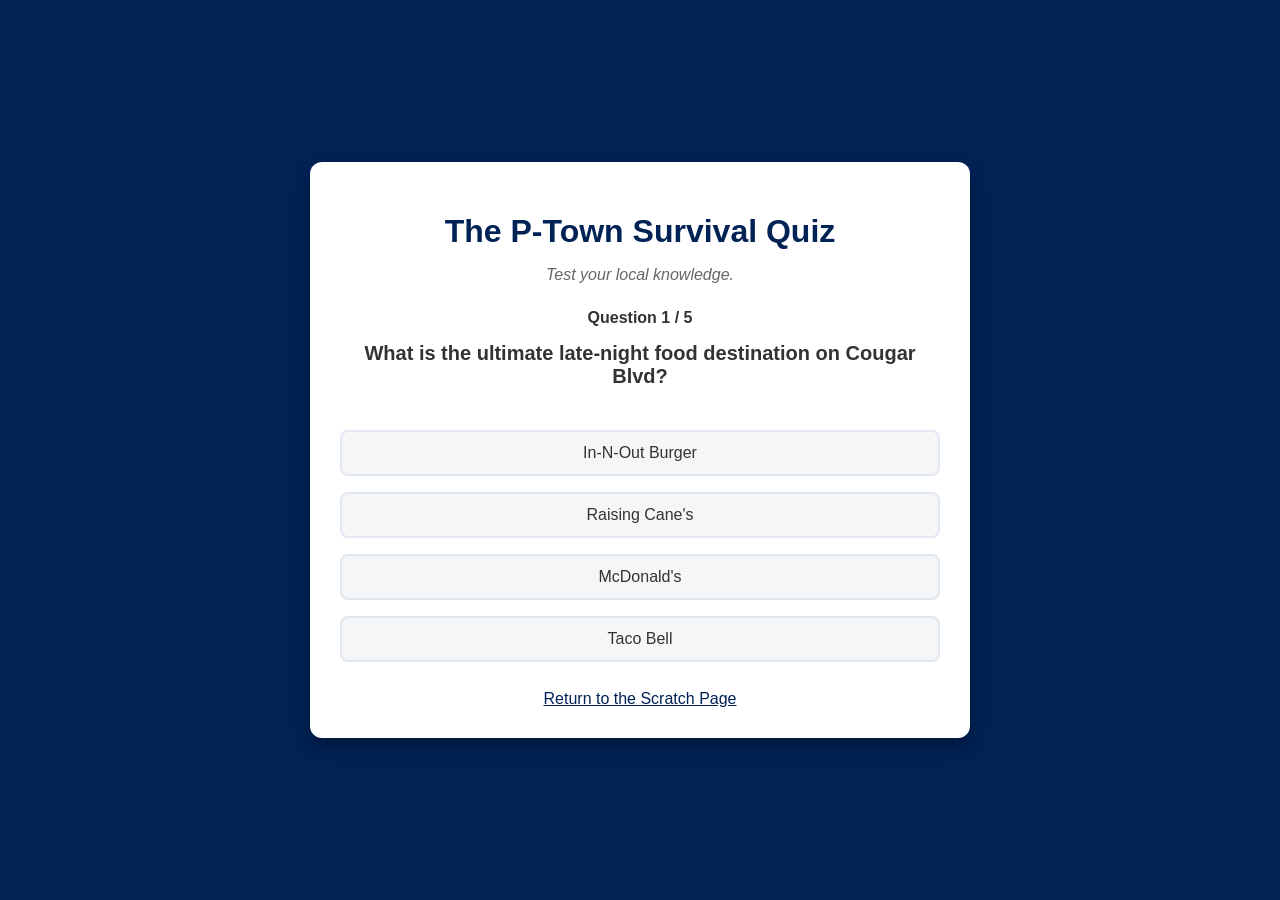
<file: HTML/game.html>
<!DOCTYPE html>
<html lang="en">
<head>
    <meta charset="UTF-8">
    <meta name="viewport" content="width=device-width, initial-scale=1.0">
    <title>The P-Town Survival Quiz</title>
    <style>
        /* CSS Styling for a sleek, modern app look */
        body {
            font-family: 'Helvetica Neue', Arial, sans-serif;
            background-color: #002255; /* Navy blue to match your theme */
            color: #333;
            display: flex;
            justify-content: center;
            align-items: center;
            height: 100vh;
            margin: 0;
        }

        #game-container {
            background-color: white;
            width: 90%;
            max-width: 600px;
            padding: 30px;
            border-radius: 12px;
            box-shadow: 0 8px 16px rgba(0,0,0,0.3);
            text-align: center;
        }

        h1 {
            color: #002255;
            margin-bottom: 5px;
        }

        .subtitle {
            color: #666;
            font-style: italic;
            margin-bottom: 25px;
        }

        #question-text {
            font-size: 1.25rem;
            font-weight: bold;
            margin-bottom: 20px;
            min-height: 60px;
        }

        /* Styling the multiple choice buttons */
        .btn {
            background-color: #f4f6f8;
            border: 2px solid #e2e8f0;
            color: #333;
            padding: 12px 20px;
            margin: 8px 0;
            width: 100%;
            border-radius: 8px;
            cursor: pointer;
            font-size: 1rem;
            transition: all 0.2s ease;
        }

        .btn:hover {
            background-color: #e2e8f0;
            border-color: #cbd5e1;
        }

        .btn:disabled {
            cursor: not-allowed;
        }

        /* Dynamic classes added by JavaScript for correct/wrong answers */
        .correct {
            background-color: #4ade80 !important;
            border-color: #22c55e !important;
            color: white;
        }

        .wrong {
            background-color: #f87171 !important;
            border-color: #ef4444 !important;
            color: white;
        }

        #next-btn, #restart-btn {
            background-color: #002255;
            color: white;
            border: none;
            padding: 12px 30px;
            border-radius: 8px;
            font-size: 1rem;
            cursor: pointer;
            margin-top: 20px;
            display: none; /* Hidden until an answer is clicked */
        }

        #next-btn:hover, #restart-btn:hover {
            background-color: #003380;
        }

        .hidden {
            display: none;
        }
        
        .return-link {
            display: block;
            margin-top: 20px;
            color: #002255;
            text-decoration: underline;
        }
    </style>
</head>
<body>

    <div id="game-container">
        <h1>The P-Town Survival Quiz</h1>
        <p class="subtitle">Test your local knowledge.</p>

        <div id="quiz-area">
            <div id="score-tracker" style="font-weight: bold; margin-bottom: 15px;">Question 1 / 5</div>
            <div id="question-text">Question goes here?</div>
            <div id="options-container">
                </div>
            <button id="next-btn">Next Question</button>
        </div>

        <div id="result-area" class="hidden">
            <h2>Quiz Complete!</h2>
            <p id="final-score" style="font-size: 1.5rem; font-weight: bold;"></p>
            <p id="feedback-message"></p>
            <button id="restart-btn" style="display: inline-block;">Play Again</button>
        </div>

        <a href="../index.html" class="return-link">Return to the Scratch Page</a>
    </div>

    <script>
        // JavaScript logic for the game
        
        // 1. The Data: Array of question objects
        const questions = [
            {
                question: "What is the ultimate late-night food destination on Cougar Blvd?",
                options: ["In-N-Out Burger", "Raising Cane's", "McDonald's", "Taco Bell"],
                answerIndex: 1
            },
            {
                question: "What inescapable force takes over the city every single summer?",
                options: ["Snowstorms", "Traffic on I-15", "Summer Sales Bros", "Final Exams"],
                answerIndex: 2
            },
            {
                question: "When you need elite, cheap study fuel off-campus, what is the optimal order?",
                options: ["A Costco hot dog combo or chicken bake", "A $7 coffee", "Vending machine snacks", "Dining hall leftovers"],
                answerIndex: 0
            },
            {
                question: "Which Utah amusement park is the essential weekend getaway?",
                options: ["Disneyland", "Lagoon", "Six Flags", "Universal Studios"],
                answerIndex: 1
            },
            {
                question: "What event officially happens every Tuesday morning?",
                options: ["Intramural Signups", "Free Pizza in the quad", "Fuego Friday prep", "Devotional"],
                answerIndex: 3
            }
        ];

        // 2. State Variables
        let currentQuestionIndex = 0;
        let score = 0;

        // 3. Grabbing HTML elements
        const questionTextElement = document.getElementById('question-text');
        const optionsContainer = document.getElementById('options-container');
        const nextButton = document.getElementById('next-btn');
        const scoreTracker = document.getElementById('score-tracker');
        const quizArea = document.getElementById('quiz-area');
        const resultArea = document.getElementById('result-area');
        const finalScoreElement = document.getElementById('final-score');
        const feedbackMessage = document.getElementById('feedback-message');
        const restartButton = document.getElementById('restart-btn');

        // 4. Core Functions
        function loadQuestion() {
            // Reset state for new question
            nextButton.style.display = 'none';
            optionsContainer.innerHTML = '';
            
            const currentQuestion = questions[currentQuestionIndex];
            questionTextElement.innerText = currentQuestion.question;
            scoreTracker.innerText = `Question ${currentQuestionIndex + 1} / ${questions.length}`;

            // Create buttons for each option
            currentQuestion.options.forEach((option, index) => {
                const button = document.createElement('button');
                button.innerText = option;
                button.classList.add('btn');
                button.addEventListener('click', () => selectAnswer(index, button));
                optionsContainer.appendChild(button);
            });
        }

        function selectAnswer(selectedIndex, selectedButton) {
            const correctIndex = questions[currentQuestionIndex].answerIndex;
            const allButtons = optionsContainer.querySelectorAll('.btn');

            // Disable all buttons so they can't guess twice
            allButtons.forEach(btn => btn.disabled = true);

            // Check if correct
            if (selectedIndex === correctIndex) {
                selectedButton.classList.add('correct');
                score++;
            } else {
                selectedButton.classList.add('wrong');
                // Highlight the actual correct answer
                allButtons[correctIndex].classList.add('correct');
            }

            // Show the next button
            nextButton.style.display = 'inline-block';
        }

        function showResults() {
            quizArea.classList.add('hidden');
            resultArea.classList.remove('hidden');
            finalScoreElement.innerText = `You scored ${score} out of ${questions.length}!`;

            if (score === questions.length) {
                feedbackMessage.innerText = "Flawless! You are a true local legend.";
            } else if (score > 2) {
                feedbackMessage.innerText = "Not bad! You definitely know your way around town.";
            } else {
                feedbackMessage.innerText = "You might need to spend a little more time off campus.";
            }
        }

        // 5. Event Listeners
        nextButton.addEventListener('click', () => {
            currentQuestionIndex++;
            if (currentQuestionIndex < questions.length) {
                loadQuestion();
            } else {
                showResults();
            }
        });

        restartButton.addEventListener('click', () => {
            currentQuestionIndex = 0;
            score = 0;
            resultArea.classList.add('hidden');
            quizArea.classList.remove('hidden');
            loadQuestion();
        });

        // 6. Start the game!
        loadQuestion();
    </script>

</body>
</html>
</file>
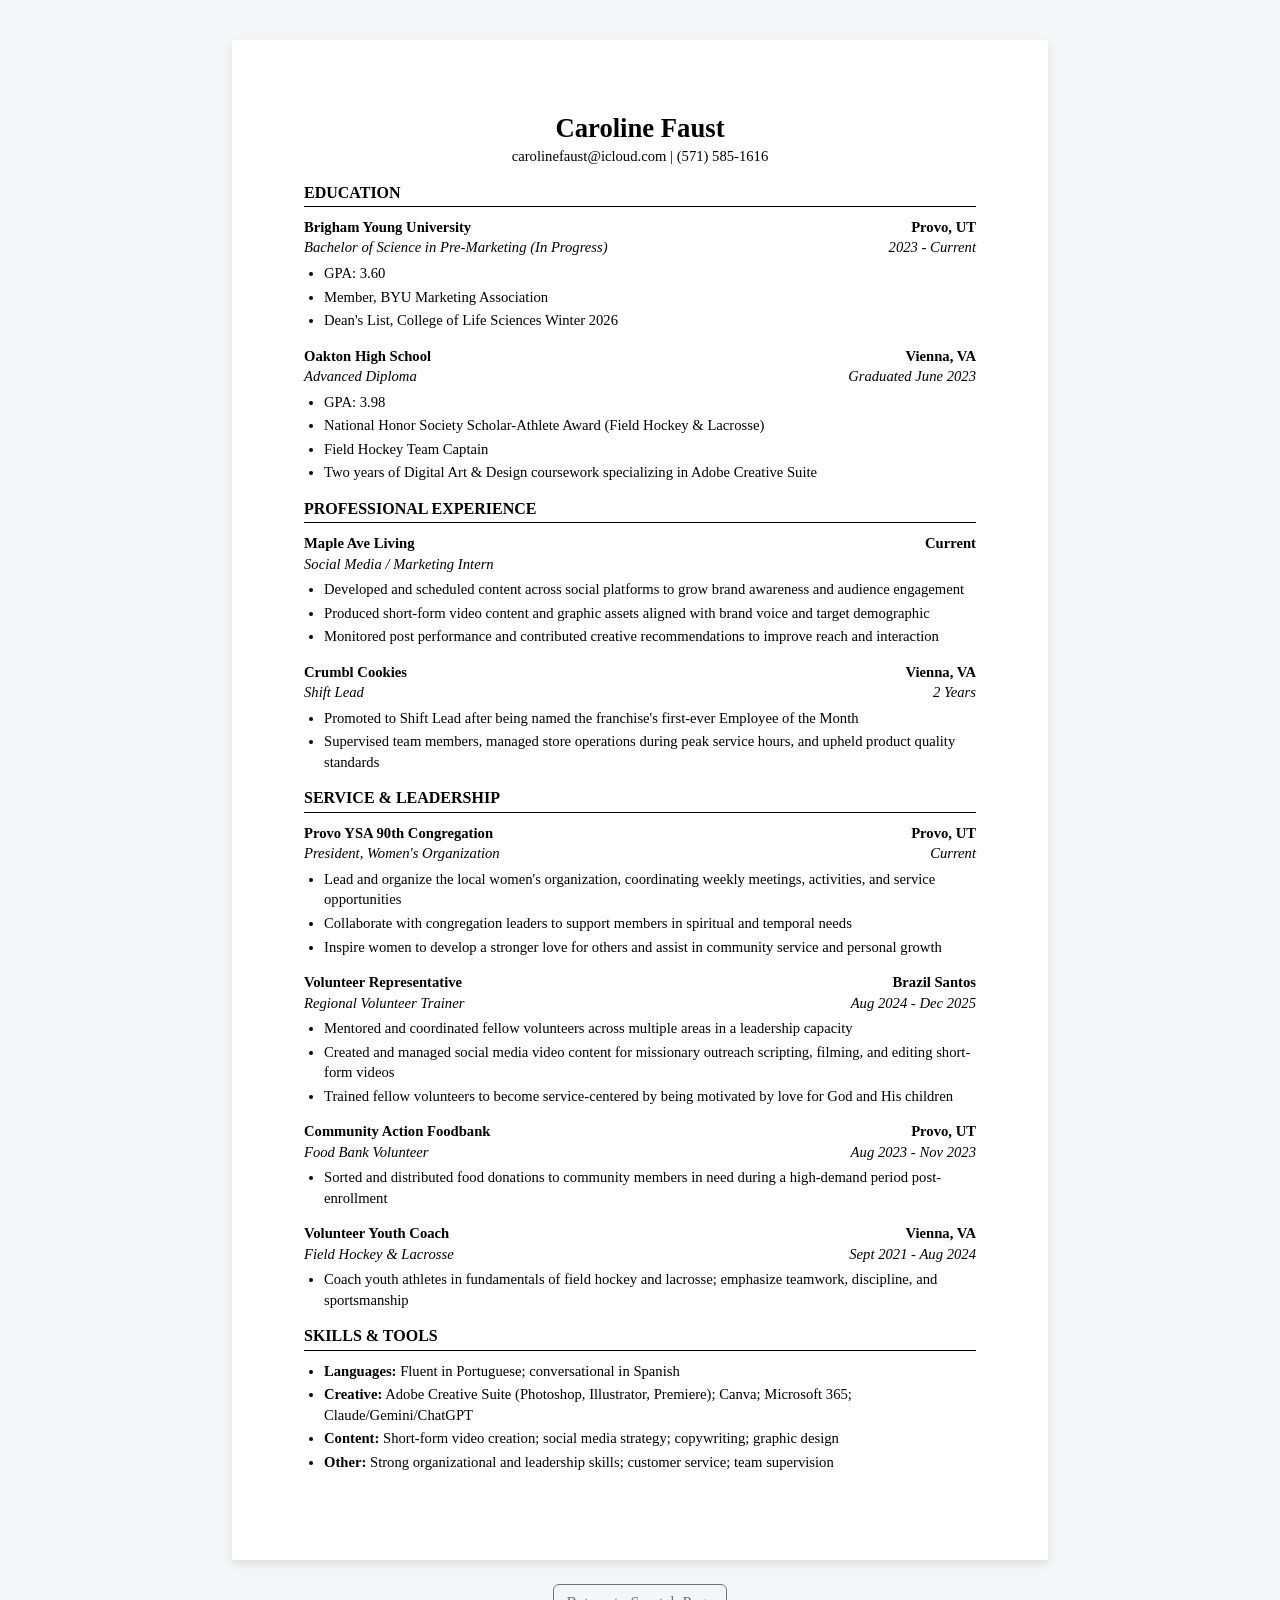
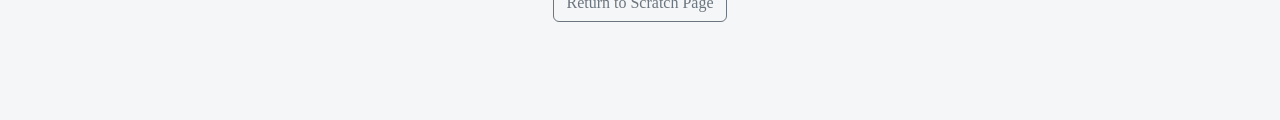
<file: HTML/resume.html>
<!DOCTYPE html>
<html lang="en">
<head>
    <meta charset="UTF-8">
    <meta name="viewport" content="width=device-width, initial-scale=1.0">
    <title>Professional Resume</title>
    
    <link href="https://cdn.jsdelivr.net/npm/bootstrap@5.3.0/dist/css/bootstrap.min.css" rel="stylesheet">
    
    <style>
        /* Marriott-compliant styling: Clean, 11pt font, print-friendly */
        body {
            font-family: 'Times New Roman', Times, serif;
            background-color: #f4f6f8;
            color: #000;
            font-size: 11pt; 
            line-height: 1.4;
            padding-top: 40px;
            padding-bottom: 50px;
        }
        .resume-container {
            max-width: 8.5in; /* Standard document width */
            margin: 0 auto;
            padding: 0.75in;
            background-color: #ffffff;
            box-shadow: 0 4px 8px rgba(0,0,0,0.1);
        }
        h1 {
            font-size: 20pt;
            font-weight: bold;
            margin-bottom: 2px;
        }
        .contact-info {
            font-size: 11pt;
            margin-bottom: 15px;
        }
        .section-title {
            font-size: 12pt;
            font-weight: bold;
            text-transform: uppercase;
            border-bottom: 1px solid #000;
            margin-top: 15px;
            margin-bottom: 10px;
            padding-bottom: 2px;
        }
        .entry-header {
            display: flex;
            justify-content: space-between;
            font-weight: bold;
        }
        .entry-subheader {
            display: flex;
            justify-content: space-between;
            font-style: italic;
            margin-bottom: 5px;
        }
        ul {
            margin-top: 0;
            padding-left: 20px;
            margin-bottom: 15px;
        }
        li {
            margin-bottom: 3px;
        }
        
        /* Ensures the resume prints perfectly without web buttons or backgrounds */
        @media print {
            body { background-color: white; padding: 0; }
            .resume-container { box-shadow: none; padding: 0; max-width: 100%; }
            .nav-button-container { display: none; }
        }
    </style>
</head>
<body>

<div class="resume-container">
    
    <div class="text-center">
        <h1>Caroline Faust</h1>
        <div class="contact-info">
            carolinefaust@icloud.com | (571) 585-1616
        </div>
    </div>

    <div class="section-title">Education</div>
    
    <div class="entry-header">
        <span>Brigham Young University</span>
        <span>Provo, UT</span>
    </div>
    <div class="entry-subheader">
        <span>Bachelor of Science in Pre-Marketing (In Progress)</span>
        <span>2023 - Current</span>
    </div>
    <ul>
        <li>GPA: 3.60</li>
        <li>Member, BYU Marketing Association</li>
        <li>Dean's List, College of Life Sciences Winter 2026</li>
    </ul>

    <div class="entry-header">
        <span>Oakton High School</span>
        <span>Vienna, VA</span>
    </div>
    <div class="entry-subheader">
        <span>Advanced Diploma</span>
        <span>Graduated June 2023</span>
    </div>
    <ul>
        <li>GPA: 3.98</li>
        <li>National Honor Society Scholar-Athlete Award (Field Hockey & Lacrosse)</li>
        <li>Field Hockey Team Captain</li>
        <li>Two years of Digital Art & Design coursework specializing in Adobe Creative Suite</li>
    </ul>

    <div class="section-title">Professional Experience</div>
    
    <div class="entry-header">
        <span>Maple Ave Living</span>
        <span>Current</span>
    </div>
    <div class="entry-subheader">
        <span>Social Media / Marketing Intern</span>
        <span></span>
    </div>
    <ul>
        <li>Developed and scheduled content across social platforms to grow brand awareness and audience engagement</li>
        <li>Produced short-form video content and graphic assets aligned with brand voice and target demographic</li>
        <li>Monitored post performance and contributed creative recommendations to improve reach and interaction</li>
    </ul>

    <div class="entry-header">
        <span>Crumbl Cookies</span>
        <span>Vienna, VA</span>
    </div>
    <div class="entry-subheader">
        <span>Shift Lead</span>
        <span>2 Years</span>
    </div>
    <ul>
        <li>Promoted to Shift Lead after being named the franchise's first-ever Employee of the Month</li>
        <li>Supervised team members, managed store operations during peak service hours, and upheld product quality standards</li>
    </ul>

    <div class="section-title">Service & Leadership</div>
    
    <div class="entry-header">
        <span>Provo YSA 90th Congregation</span>
        <span>Provo, UT</span>
    </div>
    <div class="entry-subheader">
        <span>President, Women's Organization</span>
        <span>Current</span>
    </div>
    <ul>
        <li>Lead and organize the local women's organization, coordinating weekly meetings, activities, and service opportunities</li>
        <li>Collaborate with congregation leaders to support members in spiritual and temporal needs</li>
        <li>Inspire women to develop a stronger love for others and assist in community service and personal growth</li>
    </ul>

    <div class="entry-header">
        <span>Volunteer Representative</span>
        <span>Brazil Santos</span>
    </div>
    <div class="entry-subheader">
        <span>Regional Volunteer Trainer</span>
        <span>Aug 2024 - Dec 2025</span>
    </div>
    <ul>
        <li>Mentored and coordinated fellow volunteers across multiple areas in a leadership capacity</li>
        <li>Created and managed social media video content for missionary outreach scripting, filming, and editing short-form videos</li>
        <li>Trained fellow volunteers to become service-centered by being motivated by love for God and His children</li>
    </ul>

    <div class="entry-header">
        <span>Community Action Foodbank</span>
        <span>Provo, UT</span>
    </div>
    <div class="entry-subheader">
        <span>Food Bank Volunteer</span>
        <span>Aug 2023 - Nov 2023</span>
    </div>
    <ul>
        <li>Sorted and distributed food donations to community members in need during a high-demand period post-enrollment</li>
    </ul>

    <div class="entry-header">
        <span>Volunteer Youth Coach</span>
        <span>Vienna, VA</span>
    </div>
    <div class="entry-subheader">
        <span>Field Hockey & Lacrosse</span>
        <span>Sept 2021 - Aug 2024</span>
    </div>
    <ul>
        <li>Coach youth athletes in fundamentals of field hockey and lacrosse; emphasize teamwork, discipline, and sportsmanship</li>
    </ul>

    <div class="section-title">Skills & Tools</div>
    <ul>
        <li><strong>Languages:</strong> Fluent in Portuguese; conversational in Spanish</li>
        <li><strong>Creative:</strong> Adobe Creative Suite (Photoshop, Illustrator, Premiere); Canva; Microsoft 365; Claude/Gemini/ChatGPT</li>
        <li><strong>Content:</strong> Short-form video creation; social media strategy; copywriting; graphic design</li>
        <li><strong>Other:</strong> Strong organizational and leadership skills; customer service; team supervision</li>
    </ul>

</div>

<div class="container text-center mt-4 mb-5 nav-button-container">
    <a href="../index.html" class="btn btn-outline-secondary">Return to Scratch Page</a>
</div>

</body>
</html>
</file>
